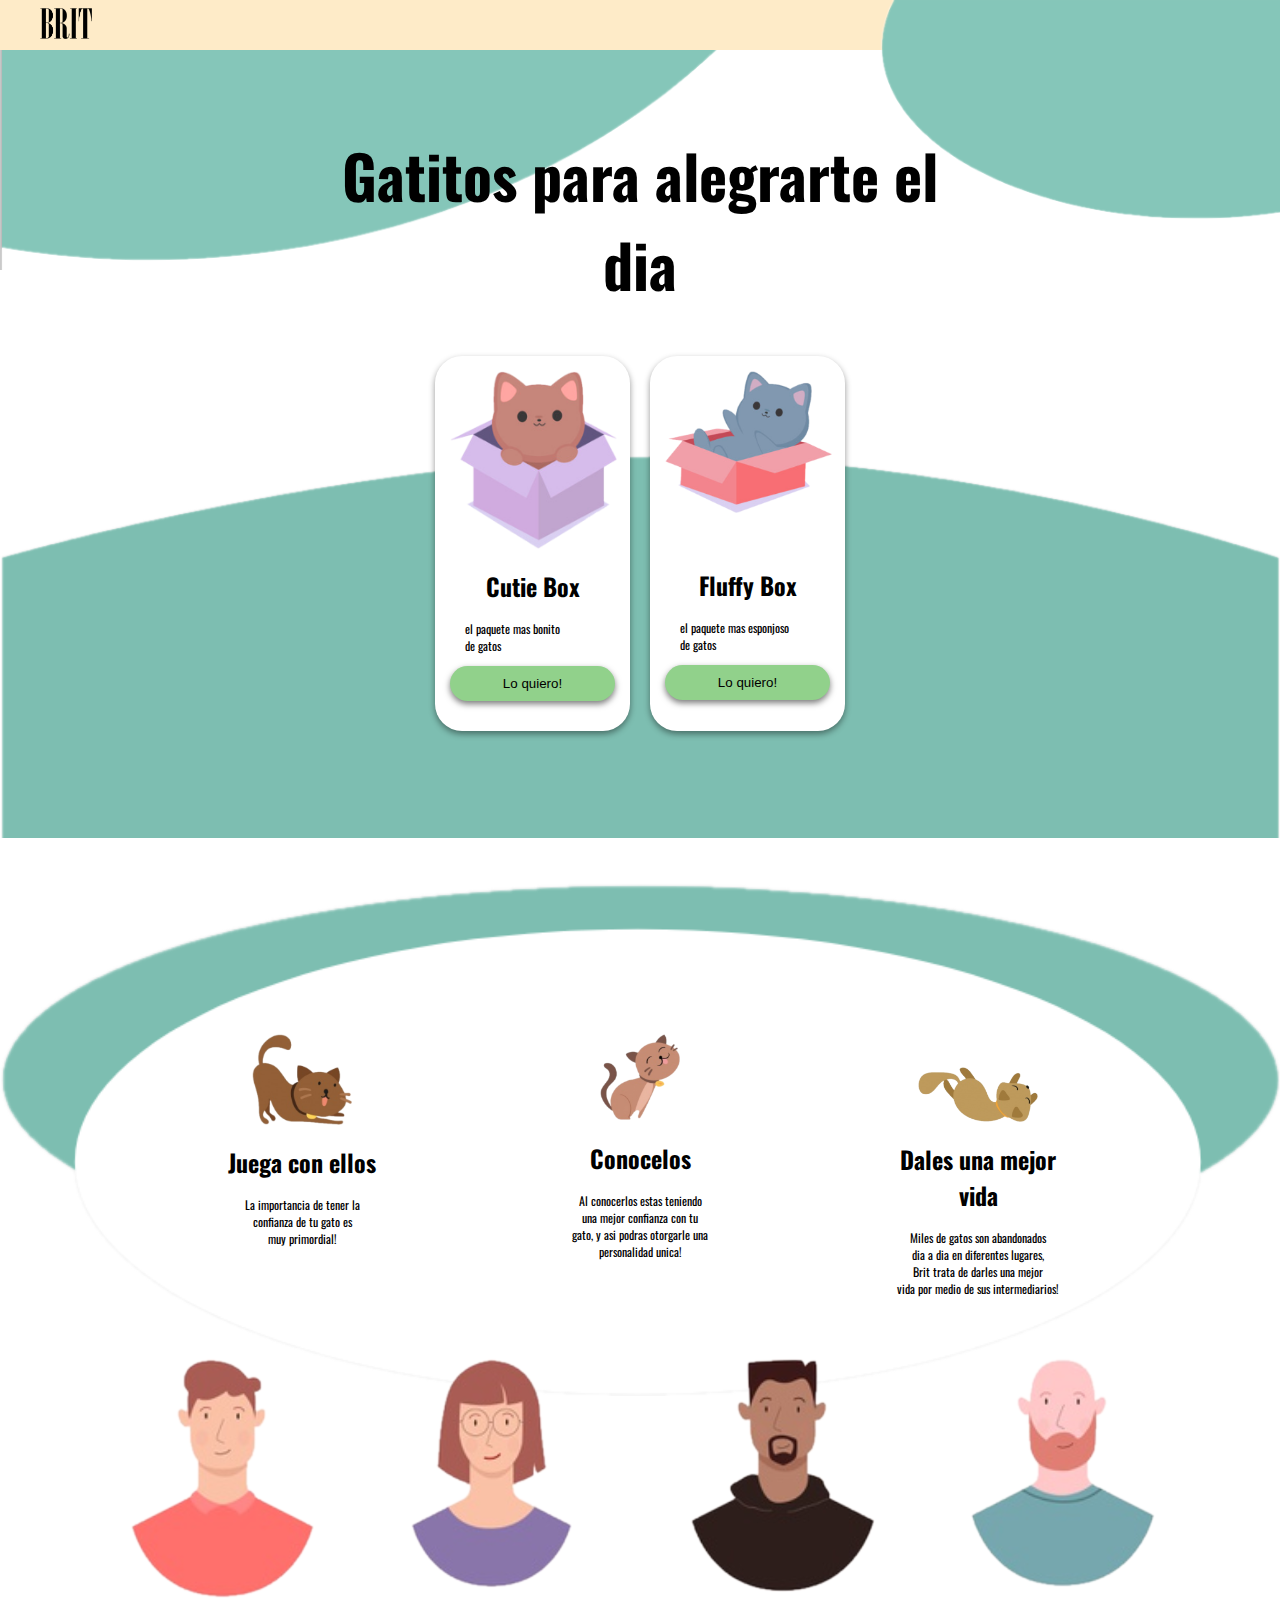
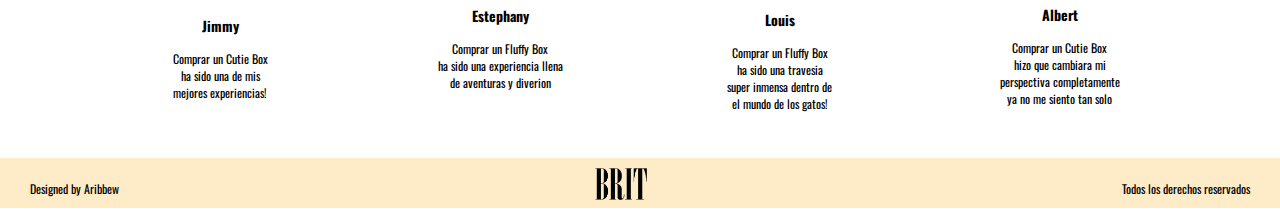
<file: index.html>
<!DOCTYPE html>
<html lang="es">
<head>
	<meta charset="utf-8">
	<meta http-equiv="X-UA-Compatible" content="IE=edge">
	<title>BRIT</title>
	<link rel="icon" href="images/Logo1.2.ico">
	<link rel="stylesheet" href="css/estilos.css">
	<link rel="stylesheet" href="css/mobile.css">
	<link rel="stylesheet" href="css/animation.css">
	<link href="https://fonts.googleapis.com/css2?family=Arimo&display=swap" rel="stylesheet">
	<link href="https://fonts.googleapis.com/css2?family=Oswald:wght@300&display=swap" rel="stylesheet">
</head>
<body>

	<!-- HERE START NAV BAR BACKGROUND IMAGE-->
	
	<section class="nav_section">
		<div class="background_nav">
			<div class="background_images"></div>
			<div class="background_images_2"></div>
		</div>
	</section>

	<!-- HERE ENDS NAV BAR BACKGROUND IMAGE-->

	<!-- HERE START NAV BAR -->

			<nav class="fadeInDown">
				<div class="Logo" alt="este es el logo del nav">
					<img src="images/Logo1.2.png" alt="Logo de imagen del nav bar" width="52px">
				</div>
				<div class="nav_options">
				<ul>
					<li>
						<a href="Link pages/faqs.html" title="">Faqs</a>
					</li>
					<li>
						<a href="Link pages/products_description.html" title="">Productos/Descripcion</a>
					</li>
				</ul>
				</div>
			</nav>	
	
	<!--HERE ENDS NAV BAR-->

	<!-- HERE START MAIN SECTION -->
	
	<section>
			<div class="main_section fadeIn">
				<h1>Gatitos para alegrarte el <br>dia</h1>
			</div>
			<div class="products">
				<div class="product fadeInUp">
					<div class="product_content">
						<div class="img_content">
							<a href="Link pages/sales.html"><img src="images/gatito 1.png" alt="" width="167px"></a>
						</div>
						<h1>Cutie Box</h1>
						<p>el paquete mas bonito <br>de gatos</p>
						<a href="Link pages/sales.html"><button title="" class="main_button"> Lo quiero! </button></a>
					</div>
				</div>
				<div class="product fadeInUp">
					<div class="product_content">
						<div class="img_content">
							<a href="Link pages/sales2.html"><img src="images/gatito2.2.png" alt="" width="167px"></a>
						</div>
						<h1 class="h1fluffy">Fluffy Box</h1>
						<p>el paquete mas esponjoso <br>de gatos</p>
						<a href="Link pages/sales2.html"><button title="" class="main_button"> Lo quiero! </button></a>
					</div>
				</div>
			</div>
	</section>

	<!-- HERE ENDS MAIN SECTION -->

		<!-- HERE START MIDDLE -->
		
	<section class="middle_section">

					<!-- Contents 1 -->
					
		<div class="middle">
			<div class="middle_info">
				<div class="middle_info_content">
					<div class="middle_info_img">
						<img src="images/gatitofor3.png" alt="" width="100px">
					</div>
					<h1>Juega con ellos</h1>
					<p>La importancia de tener la <br>confianza de tu gato es <br>muy primordial!</p>
				</div>
			</div>
					<!-- Contents 2 -->

			<div class="middle_info">
				<div class="middle_info_content">
					<div class="middle_info_img">
						<img src="images/gatitofor1.png" alt="" width="80px">
					</div>
					<h1>Conocelos</h1>
					<p>Al conocerlos estas teniendo <br>una mejor confianza con tu  <br>gato, y asi podras otorgarle una <br>personalidad unica!</p>
				</div>
			</div>
					<!-- Contents 3 -->

			<div class="middle_info">
				<div class="middle_info_content">
					<div class="middle_info_img_marg">
						<img src="images/gatitppp.png" alt="" width="120px">
					</div>
					<h1>Dales una mejor vida</h1>
					<p>Miles de gatos son abandonados <br> dia a dia en diferentes lugares, <br>Brit trata de darles una mejor  <br>vida por medio de sus intermediarios!</p>
				</div>
			</div>
		</div>
	</section>

		<!-- HERE ENDS MIDDLE -->

		<!-- HERE START COMMENTS -->
			
	<section class="comments_section">

				<!-- Comment 1 -->
				
			<div class="comments">
				<div class="comment_main">
					<div class="comment_main_content">
						<div class="comment_main_image">
							<img src="images/avatar 1.png" alt="Brown Hair">
						</div>
						<h3>Jimmy</h3>
						<p>Comprar un Cutie Box <br>ha sido una de mis <br>mejores experiencias!</p>
					</div>
				</div>

				<!-- Comment 2 -->
				
				<div class="comment_main">
					<div class="comment_main_content">
						<div class="comment_main_image">
							<img src="images/avatar 2.png" alt="Woman">
						</div>
						<h3>Estephany</h3>
						<p>Comprar un Fluffy Box <br>ha sido una experiencia llena <br>de aventuras y diverion</p>
					</div>
				</div>

				<!-- Comment 3 -->
				
				<div class="comment_main">
					<div class="comment_main_content">
						<div class="comment_main_image">
							<img src="images/avatar 3.png" alt="Black guy">
						</div>
						<h3>Louis</h3>
						<p>Comprar un Fluffy Box <br>ha sido una travesia <br> super inmensa dentro de <br> el mundo de los gatos!</p>
					</div>
				</div>

				<!-- Comment 4 -->
				
				<div class="comment_main">
					<div class="comment_main_content">
						<div class="comment_main_image">
							<img src="images/avatar 4.png" alt="Bold guy">
						</div>
						<h3>Albert</h3>
						<p>Comprar un Cutie Box <br>hizo que cambiara mi <br>perspectiva completamente <br>ya no me siento tan solo</p>
					</div>
				</div>
			</div>
	</section>

		<!-- HERE ENDS COMMENTS -->

		<!-- HERE START FOOTER -->

	<section class="footer_section">
	<footer>
		<div class="footer"> 			
			<div class="footer_info">
			<p>Designed by Aribbew</p>	
			</div>
			<div class="footer_logo">
				<img src="images/Logo1.2.png" alt="Principal logo of the page" width="52px">
			</div>
			<div class="footer_info_2">
			<p>Todos los derechos reservados</p>
			</div>
		</div>
	</footer>
	</section>

		<!-- HERE ENDS FOOTER -->

	<!--<script src="scripts/script.js" type="text/javascript" charset="utf-8" async defer></script>-->
</body>
</html>
</file>
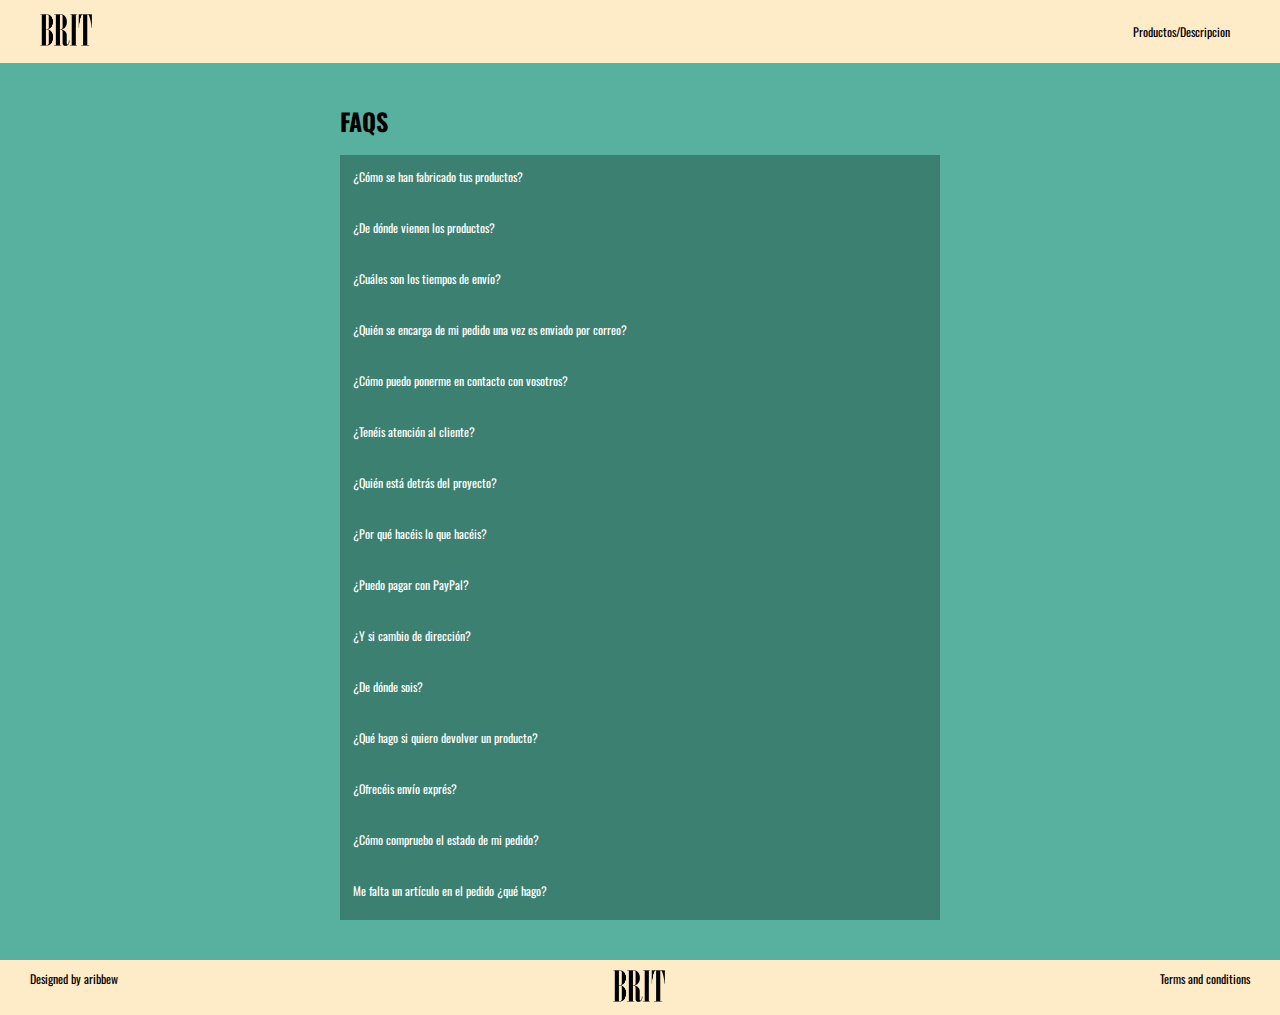
<file: Link pages/faqs.html>
<!DOCTYPE html>
<html>
<head>
	<meta charset="utf-8">
	<meta http-equiv="X-UA-Compatible" content="IE=edge">
	<title>Faqs</title>
	<link rel="icon" href="../images/Logo1.2.ico">
	<link rel="stylesheet" href="../css/faqs.css">
	<link rel="stylesheet" href="../css/animation.css">
	<link href="https://fonts.googleapis.com/css2?family=Arimo&display=swap" rel="stylesheet">
	<link href="https://fonts.googleapis.com/css2?family=Oswald:wght@300&display=swap" rel="stylesheet">
</head>
<body>

		<!-- NAV SECTION -->

<section class="nav_section"></section>

	<nav>
		<div class="Logo" alt="este es el logo del nav">
			<a href="../index.html" title=""><img src="../images/Logo1.2.png" alt="Logo de imagen del nav bar" width="52px"></a>
		</div>
		<div class="nav_options">
		<ul>
			<li>
				<a href="../Link pages/products_description.html" title="">Productos/Descripcion</a>
			</li>
		</ul>
		</div>
	</nav>

		<!-- NAV SECTION ENDS -->

		<!-- MAIN SECTION STARTS -->
			<section class="subsections">
				
				<div>
					<h1>FAQS</h1>
				</div>
			<div>
				<div class="subsection">
					<div class="tittle">
						<p class="tittlet">¿Cómo se han fabricado tus productos?</p>
					</div>
					<div class="info">
						<p class="infot"> En BRIT los productos que ponemos a la venta son de empresas, por ende tomamos cosas de diferentes empresas y startups bajo nuestro standard y el standard del mercado, sobre los productos de cuidado y disfrute animal.</p>
					</div>
				</div>
				<div class="subsection">
					<div class="tittle">
						<p class="tittlet">¿De dónde vienen los productos?</p>
					</div>
					<div class="info">
						<p class="infot"> Tenemos patrocionio con varias empresas/startups que nos suplen de los productos, en los terminos y servicios (en el apartado de productos) pueden encontrar los nombres de las empresas!</p>
					</div>
				</div>
				<div class="subsection">
					<div class="tittle">
						<p class="tittlet">¿Cuáles son los tiempos de envío?</p>
					</div>
					<div class="info">
						<p class="infot"> depende del sitio de donde vivas y del sistema de envio de paquetes que decidas tomar en cuenta para tu envio!</p>
					</div>
				</div>
				<div class="subsection">
					<div class="tittle">
						<p class="tittlet">¿Quién se encarga de mi pedido una vez es enviado por correo?</p>
					</div>
					<div class="info">
						<p class="infot"> dependiendo del servicio de envio que decidas tomar ese courrier se va a hacer cargo! nosotros nos encargamos de llevarlo y depositarlo por ti.</p>
					</div>
				</div>
				<div class="subsection">
					<div class="tittle">
						<p class="tittlet">¿Cómo puedo ponerme en contacto con vosotros?</p>
					</div>
					<div class="info">
						<p class="infot"> Debajo de toda la pagina esta la seccion de contacto, en la cual puedes escribirnos al mail de la empresa!</p>
					</div>
				</div>
				<div class="subsection">
					<div class="tittle">
						<p class="tittlet">¿Tenéis atención al cliente?</p>
					</div>
					<div class="info">
						<p class="infot"> Debajo de la pagina esta nuestro mail, ahi puedes hacer cualquier reclamo o hasta consejos para mejorar nuestro servicios o si tienes alguna pregunta ahi nos podemos contactar!</p>
					</div>
				</div>
				<div class="subsection">
					<div class="tittle">
						<p class="tittlet">¿Quién está detrás del proyecto?</p>
					</div>
					<div class="info">
						<p class="infot"> Detras de este proyecto esta industrias BRIT un conglomerado de personas lo cual buscamos empresas y negocios dependientes del gusto popular. </p>
					</div>
				</div>
				<div class="subsection">
					<div class="tittle">
						<p class="tittlet">¿Por qué hacéis lo que hacéis?</p>
					</div>
					<div class="info">
						<p class="infot"> Tomando en cuenta que muchos de los gatos en el mundo no tienen con quien quedarse, quisimos buscar una forma divertida y amigable para poder resolver ese problema basico pero no menos importante!</p>
					</div>
				</div>
				<div class="subsection">
					<div class="tittle">
						<p class="tittlet">¿Puedo pagar con PayPal?</p>
					</div>
					<div class="info">
						<p class="infot"> Paypal es el principal pago de esta pagina web!</p>
					</div>
				</div>
				<div class="subsection">
					<div class="tittle">
						<p class="tittlet">¿Y si cambio de dirección?</p>
					</div>
					<div class="info">
						<p class="infot"> Tendrias que indicarlo a tu courrier o pasar a buscarlo a tu courrier seleccionado mas cercano! </p>
					</div>
				</div>
				<div class="subsection">
					<div class="tittle">
						<p class="tittlet">¿De dónde sois?</p>
					</div>
					<div class="info">
						<p class="infot"> Industrias BRIT es una industria de comercio Dominicana.</p>
					</div>
				</div>
				<div class="subsection">
					<div class="tittle">
						<p class="tittlet">¿Qué hago si quiero devolver un producto?</p>
					</div>
					<div class="info">
						<p class="infot"> Si quieres alguna devolucion solo tienes que escribirnos al correo, en caso de que no hayas roto nada del paquete, o si no has recibido todo lo que se especifica al comprar el porducto.</p>
					</div>
				</div>
				<div class="subsection">
					<div class="tittle">
						<p class="tittlet">¿Ofrecéis envío exprés?</p>
					</div>
					<div class="info">
						<p class="infot"> Dependiendo del sitio en donde vivas, hasta ahora solo en Republica Dominicana y en Puerto Rico hay envio express </p>
					</div>
				</div>
				<div class="subsection">
					<div class="tittle">
						<p class="tittlet">¿Cómo compruebo el estado de mi pedido?</p>
					</div>
					<div class="info">
						<p class="infot"> Del estado de tu pedido se encarga el apartado de compra y venta dentro de nuestras industrias BRIT que busca los productos con fecha de expiracion mas larga para la venta de los mismos. </p>
					</div>
				</div>
				<div class="subsection">
					<div class="tittle">
						<p class="tittlet">Me falta un artículo en el pedido ¿qué hago?</p>
					</div>
					<div class="info">
						<p class="infot"> Siempre puedes escribirnos al correo de la empresa para darte una devolucion o enviarte otro pedido! </p>
					</div>
				</div>
			</div>

			</section>

		<!-- MAIN SECTION ENDS -->

			<!-- FOOTER START -->

	<section class="footer_section">

		<footer>
			<div class="footer">
				<div class="footer_text">
					<a>Designed by aribbew</a>
				</div>

				<div class="footer_image">
					<a href="../index.html" title=""><img src="../images/Logo1.2.png" alt="Logo de imagen del nav bar" width="52px"></a>
				</div>

				<div class="footer_text_2">
					<a>Terms and conditions</a>
				</div>
			</div>
		</footer>
	</section>

		<!-- FOOTER START -->		

</body>
</html>
</file>
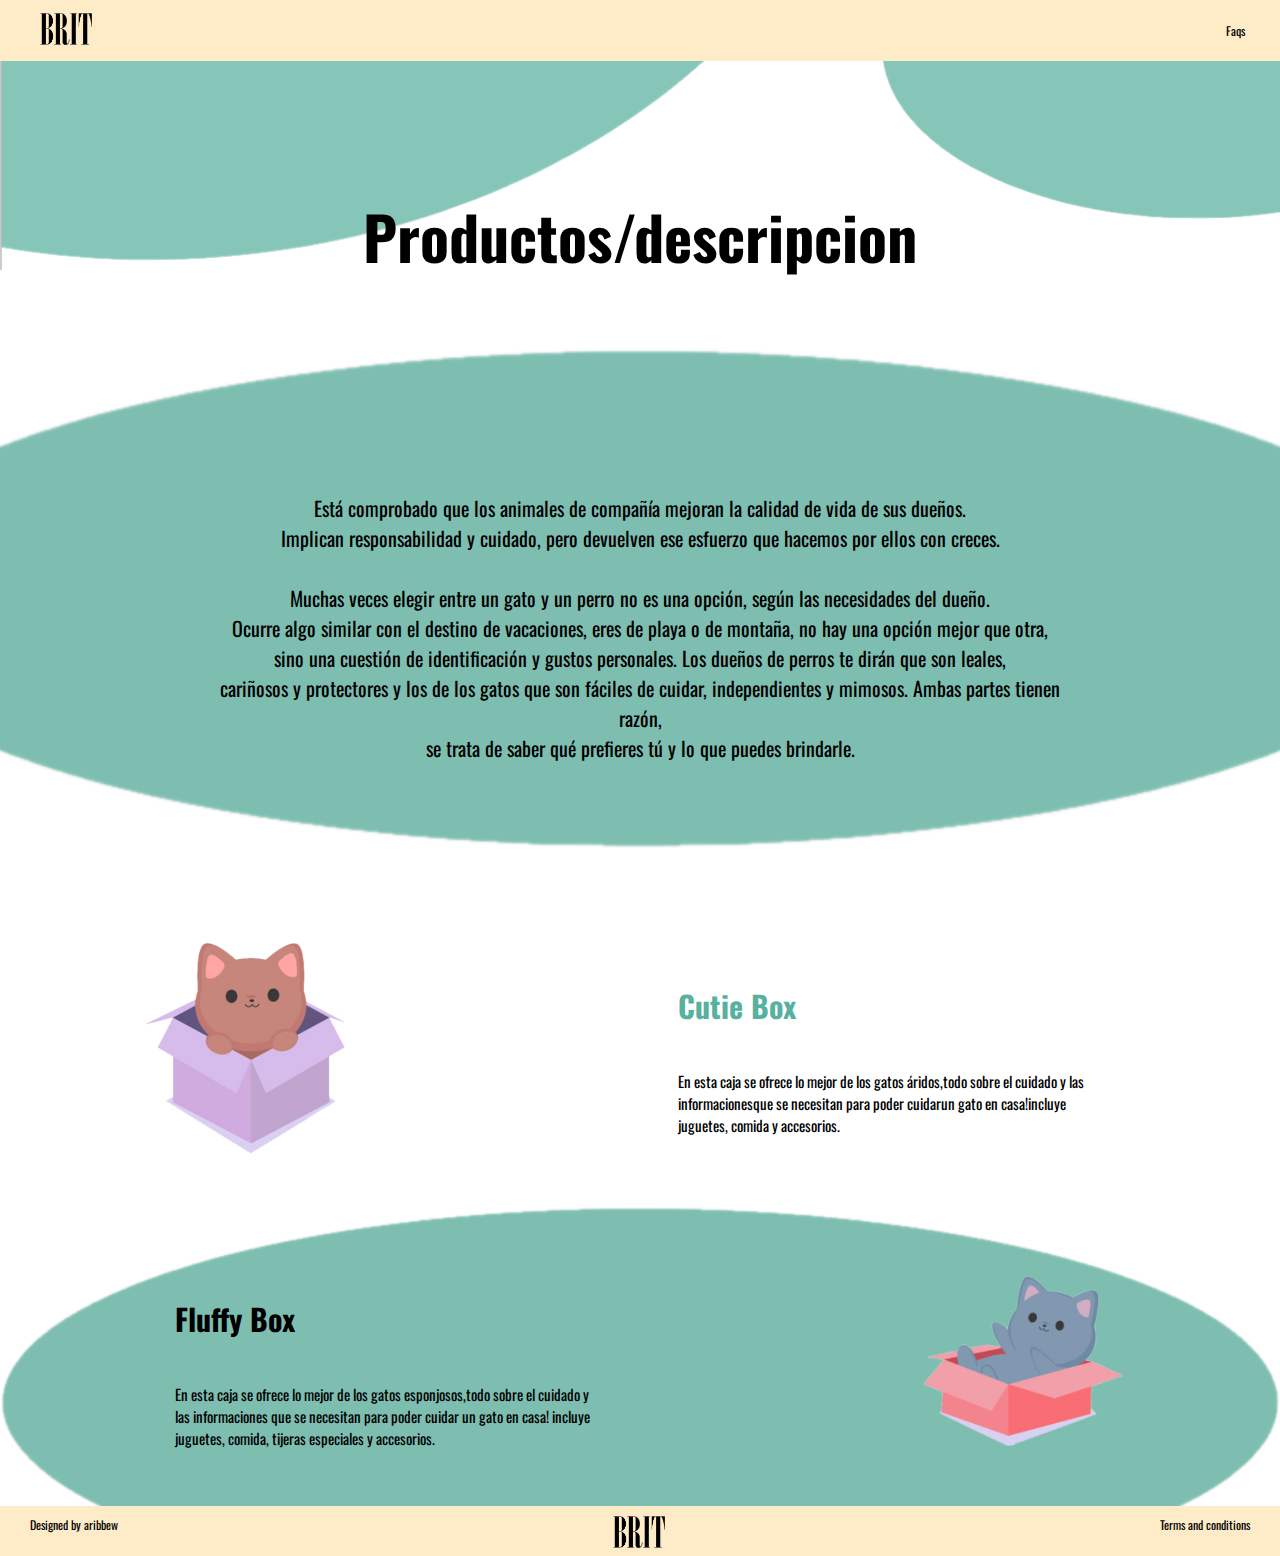
<file: Link pages/products_description.html>
<!DOCTYPE html>
<html>
<head>
	<meta charset="utf-8">
	<meta http-equiv="X-UA-Compatible" content="IE=edge">
	<title>Productos/Descripcion</title>
	<link rel="icon" href="../images/Logo1.2.ico">
	<link rel="stylesheet" href="../css/products.css">
	<link rel="stylesheet" href="../css/grid.css">
	<link href="https://fonts.googleapis.com/css2?family=Arimo&display=swap" rel="stylesheet">
	<link href="https://fonts.googleapis.com/css2?family=Oswald:wght@300&display=swap" rel="stylesheet">
</head>
<body>

		<!-- NAV SECTION BACKGROUND -->
		
	<section class="nav_section">
		<div class="background_nav">
			<div class="background_images"></div>
			<div class="background_images_2"></div>
		</div>
	</section>

		<!-- NAV SECTION BACKGROUND ENDS -->

		<!-- NAV SECTION -->

	<nav>
		<div class="Logo" alt="este es el logo del nav">
			<a href="../index.html" title=""><img src="../images/Logo1.2.png" alt="Logo de imagen del nav bar" width="52px"></a>
		</div>
		<div class="nav_options">
		<ul>
			<li>
				<a href="../Link pages/faqs.html" title="">Faqs</a>
			</li>
		</ul>
		</div>
	</nav>

		<!-- NAV SECTION ENDS -->

		<!-- MAIN SECTION START -->
		
		<section>
			<div class="main_section"> 
				<h1>Productos/descripcion</h1>
			</div>
		</section>

		<!-- MAIN SECTION ENDS -->

		<!-- MIDDLE COMMENT START -->
		

		<section class="middle_circle_background">
		<div class="middle_circle_control">
			<div class="middle_circle_info">
				<p>Está comprobado que los animales de compañía mejoran la calidad de vida de sus dueños. <br>
				 Implican responsabilidad y cuidado, pero devuelven ese esfuerzo que hacemos por ellos con creces. <br> <br>
				  Muchas veces elegir entre un gato y un perro no es una opción, según las necesidades del dueño. <br> 
				  Ocurre algo similar con el destino de vacaciones, eres de playa o de montaña, no hay una opción mejor que otra, <br>
				   sino una cuestión de identificación y gustos personales. Los dueños de perros te dirán que son leales, <br>
				   cariñosos y protectores y los de los gatos que son fáciles de cuidar, independientes y mimosos. Ambas partes tienen razón, <br>
				   se trata de saber qué prefieres tú y lo que puedes brindarle.</p>
			</div>
		</div>
		</section>
			
		<!-- MIDDLE COMMENT ENDS -->

		
		<!-- MAIN SECTION START -->

		<section class="columnas">
			<div class="row"> 
			<div class="col-8">
				<a href="sales.html"><img src="../images/gatito 1.png" width="200px"></a>
			</div>
			<div class="col-4">
				<h1>Cutie Box <br></h1>
				<br>
				En esta caja se ofrece lo  mejor de los gatos áridos,todo sobre el cuidado y las informacionesque se necesitan para poder cuidarun gato en casa!incluye juguetes, comida y accesorios.
			</div>
			</div>
		</section>
		
		<section class="columna_footer">
			<div class="row"> 
			
			<div class="col-4">
				<h1 class="black_one">Fluffy Box <br></h1>
				<br>
				En esta caja se ofrece lo mejor de los gatos esponjosos,todo sobre el cuidado y las informaciones que se necesitan para poder cuidar un gato en casa! incluye juguetes, comida, tijeras especiales y accesorios.
			</div>
			<div class="col-8">
				<a href="sales2.html"><img src="../images/gatito2.2.png" width="200px"></a>
			</div>
			</div>
		</section>

		<!-- MAIN SECTION END -->

		<!-- FOOTER START -->

	<section class="footer_section">
			
		<footer>
			<div class="footer">
				<div class="footer_text">
					<a>Designed by aribbew</a>
				</div>

				<div class="footer_image">
					<a href="../index.html" title=""><img src="../images/Logo1.2.png" alt="Logo de imagen del nav bar" width="52px"></a>
				</div>

				<div class="footer_text_2">
					<a>Terms and conditions</a>
				</div>
			</div>
		</footer>
	</section>

		<!-- FOOTER START -->		

</body>
</html>
</file>
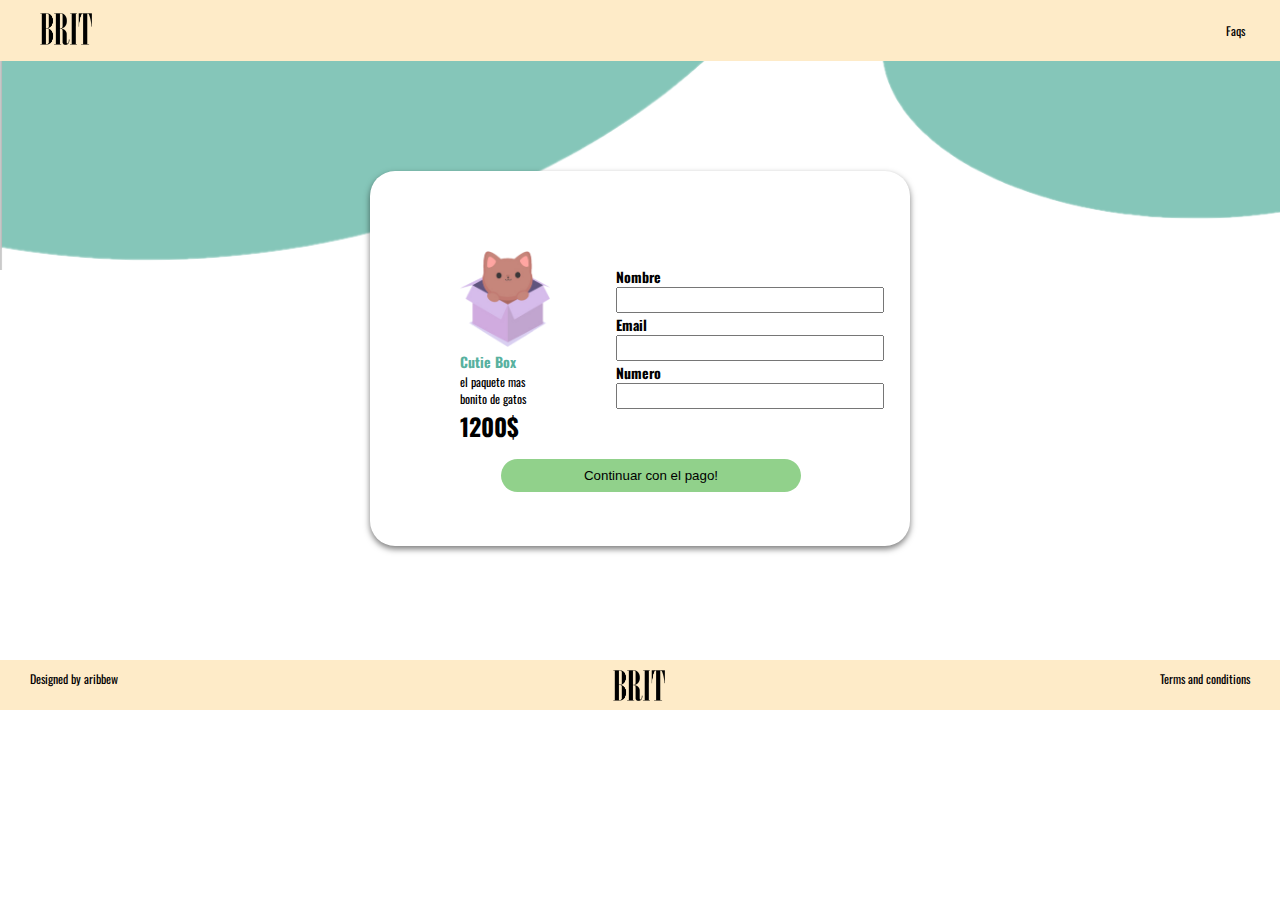
<file: Link pages/sales.html>
<!DOCTYPE html>
<html>
<head>
	<meta charset="utf-8">
	<meta http-equiv="X-UA-Compatible" content="IE=edge">
	<title>Venta</title>
	<link rel="icon" href="../images/Logo1.2.ico">
	<link rel="stylesheet" href="../css/grid.css">
	<link rel="stylesheet" href="../css/sales.css">
	<link href="https://fonts.googleapis.com/css2?family=Arimo&display=swap" rel="stylesheet">
	<link href="https://fonts.googleapis.com/css2?family=Oswald:wght@300&display=swap" rel="stylesheet">
</head>
<body>

		<!-- NAV SECTION BACKGROUND -->
		
	<section class="nav_section">
		<div class="background_nav">
			<div class="background_images"></div>
			<div class="background_images_2"></div>
		</div>
	</section>

		<!-- NAV SECTION BACKGROUND ENDS -->

		<!-- NAV SECTION -->

	<nav>
		<div class="Logo" alt="este es el logo del nav">
			<a href="../index.html" title=""><img src="../images/Logo1.2.png" alt="Logo de imagen del nav bar" width="52px"></a>
		</div>
		<div class="nav_options">
		<ul>
			<li>
				<a href="../Link pages/faqs.html" title="">Faqs</a>
			</li>
		</ul>
		</div>
	</nav>

		<!-- NAV SECTION ENDS -->

		<!-- SALE FORM START-->
	
	<section>
		<div class="container">
		<div class="col-9">
			<a href="products_description.html"><img src="../images/gatito 1.png" alt="" width="90px"></a>
			<h3>Cutie Box</h3>

			<p>el paquete mas bonito de gatos</p>

			<h1>1200$</h1>
		</div>
		<div class="col-5">
			<div class="modulo_de_pago">
				<form action="https://www.paypal.com/cgi-bin/webscr?cmd=_s-xclick&hosted_button_id=U2M67GX7UFPJ2" method="post">
					<label for="name"><h3>Nombre</h3></label>
					<input type="text" name="name">
				
			
					<label for="mail"><h3>Email</h3></label>
					<input type="text" name="mail">
		
				
					<label for="phone"><h3>Numero</h3></label>
					<input type="text" name="phone">
			
				
				<button type="submit">Continuar con el pago!</button>
			</form>
			</div>
		</div>
		</div>
	</section>

		<!-- SALE FORM END -->

		<!-- FOOTER START -->

	<section class="footer_section">
		<footer>
			<div class="footer">
				<div class="footer_text">
					<a>Designed by aribbew</a>
				</div>

				<div class="footer_image">
					<a href="../index.html" title=""><img src="../images/Logo1.2.png" alt="Logo de imagen del nav bar" width="52px"></a>
				</div>

				<div class="footer_text_2">
					<a>Terms and conditions</a>
				</div>
			</div>
		</footer>
	</section>

		<!-- FOOTER START -->		

</body>
</html>
</file>
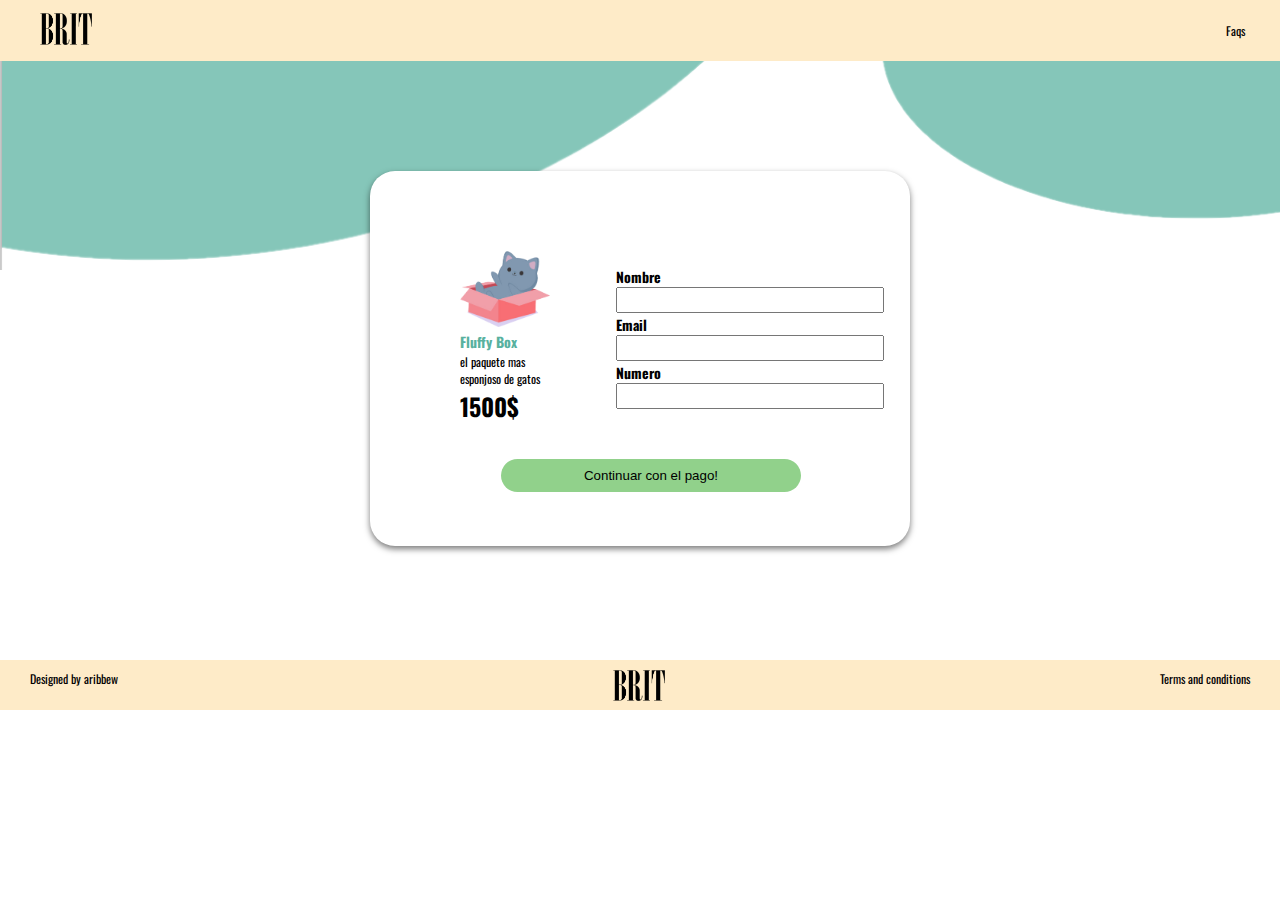
<file: Link pages/sales2.html>
<!DOCTYPE html>
<html>
<head>
	<meta charset="utf-8">
	<meta http-equiv="X-UA-Compatible" content="IE=edge">
	<title>Venta</title>
	<link rel="icon" href="../images/Logo1.2.ico">
	<link rel="stylesheet" href="../css/grid.css">
	<link rel="stylesheet" href="../css/sales.css">
	<link href="https://fonts.googleapis.com/css2?family=Arimo&display=swap" rel="stylesheet">
	<link href="https://fonts.googleapis.com/css2?family=Oswald:wght@300&display=swap" rel="stylesheet">
</head>
<body>

		<!-- NAV SECTION BACKGROUND -->
		
	<section class="nav_section">
		<div class="background_nav">
			<div class="background_images"></div>
			<div class="background_images_2"></div>
		</div>
	</section>

		<!-- NAV SECTION BACKGROUND ENDS -->

		<!-- NAV SECTION -->

	<nav>
		<div class="Logo" alt="este es el logo del nav">
			<a href="../index.html" title=""><img src="../images/Logo1.2.png" alt="Logo de imagen del nav bar" width="52px"></a>
		</div>
		<div class="nav_options">
		<ul>
			<li>
				<a href="../Link pages/faqs.html" title="">Faqs</a>
			</li>
		</ul>
		</div>
	</nav>

		<!-- NAV SECTION ENDS -->

		<!-- SALE FORM START-->
	
	<section>
		
		<div class="container">
		<div class="col-9">
			<a href="products_description.html"><img src="../images/gatito2.2.png" alt="" width="90px"></a>
			<h3>Fluffy Box</h3>

			<p>el paquete mas esponjoso de gatos</p>

			<h1>1500$</h1>
		</div>
		<div class="col-5">
			<div class="modulo_de_pago">
				<form action="https://www.paypal.com/cgi-bin/webscr?cmd=_s-xclick&hosted_button_id=C9WW542WDX3BQ" method="post">

					<label for="Name"><h3>Nombre</h3></label>
					<input type="text" name="name">
				
				
					<label for="Email"><h3>Email</h3></label>
					<input type="text" name="mail">
				
					<label for="Numero"><h3>Numero</h3></label>
					<input type="text" name="phone">
				

				<button type="submit">Continuar con el pago!</button>
				</form>
			</div>
		</div>
		</div>
		
	</section>

		<!-- SALE FORM END -->

		<!-- FOOTER START -->
		
	<section class="footer_section">
			
		<footer>

			<div class="footer">

				<div class="footer_text">
					<a>Designed by aribbew</a>
				</div>

				<div class="footer_image">
					<a href="../index.html" title=""><img src="../images/Logo1.2.png" alt="Logo de imagen del nav bar" width="52px"></a>
				</div>

				<div class="footer_text_2">
					<a>Terms and conditions</a>
				</div>
			</div>

		</footer>

	</section>

		<!-- FOOTER START -->		

</body>
</html>
</file>
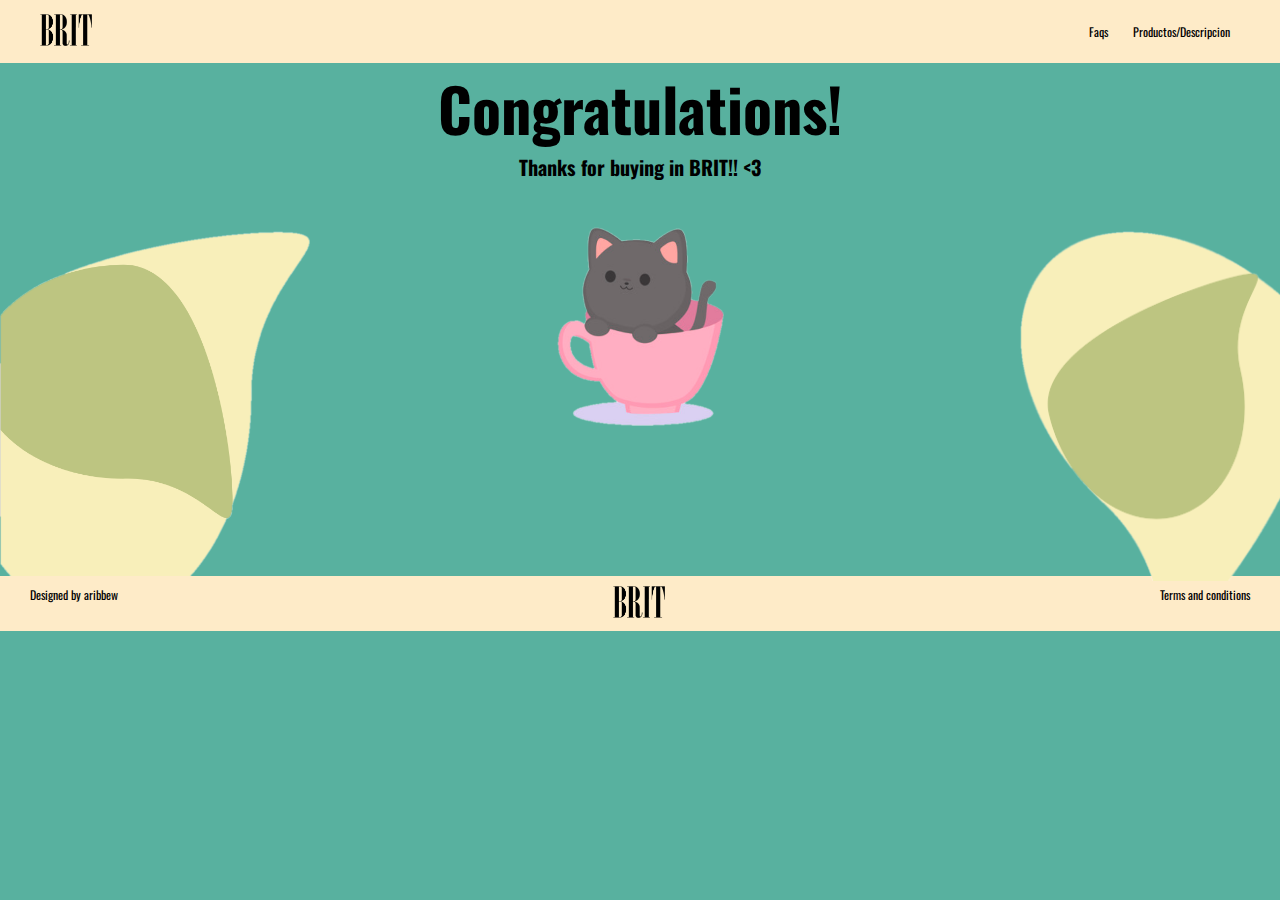
<file: Link pages/success.html>
<!DOCTYPE html>
<html>
<head>
	<meta charset="utf-8">
	<meta http-equiv="X-UA-Compatible" content="IE=edge">
	<title>Success!</title>
	<link rel="icon" href="../images/Logo1.2.ico">
	<link rel="stylesheet" href="../css/grid.css">
	<link rel="stylesheet" href="../css/successnerror.css">
	<link href="https://fonts.googleapis.com/css2?family=Arimo&display=swap" rel="stylesheet">
	<link href="https://fonts.googleapis.com/css2?family=Oswald:wght@300&display=swap" rel="stylesheet">
</head>
<body>

		<!-- NAV SECTION -->
		
	<section class="nav_section"></section>

	<nav>
		<div class="Logo" alt="este es el logo del nav">
			<a href="../index.html" title=""><img src="../images/Logo1.2.png" alt="Logo de imagen del nav bar" width="52px"></a>
		</div>
		<div class="nav_options">
		<ul>
			<li>
				<a href="../Link pages/faqs.html" title="">Faqs</a>
			</li>
			<li>
				<a href="../Link pages/products_description.html" title="">Productos/Descripcion</a>
			</li>
		</ul>
		</div>
	</nav>

		<!-- NAV SECTION ENDS -->

	<section class="tittle_section">
		<div class="tittle">
			<h1>Congratulations!</h1>
			<h6>Thanks for buying in BRIT!! <3</h6>
		</div>
		<div class="image_tittle">

			<img src="../images/gatitos 3.2.png" width="167px">

		</div>
	</section>

		<!-- FOOTER BACKGROUND START -->

		<section class="footer_background_section">
		<div class="footer_background">
			<div  class="background_image"></div>
			<div class="background_image_2"></div>
		</div>
		</section>

		<!-- FOOTER BACKGROUND END -->

		<!-- FOOTER START -->

	<section class="footer_section">

		<footer>
			<div class="footer">
				<div class="footer_text">
					<a>Designed by aribbew</a>
				</div>

				<div class="footer_image">
					<a href="../index.html" title=""><img src="../images/Logo1.2.png" alt="Logo de imagen del nav bar" width="52px"></a>
				</div>

				<div class="footer_text_2">
					<a>Terms and conditions</a>
				</div>
			</div>
		</footer>
	</section>

		<!-- FOOTER START -->		

</body>
</html>
</file>
<file: css/estilos.css>
:root{
	--green-color: #9AE6B4;
	--cream-color: #FEEBC8;
	--white-color: white;
	--black-color: black;
	/*Espaciado*/
	--space: 10px;
	/* Tipografia */
	--normal: 12px;
	/* Box shadow */
	--boxb: 0px 3px 6px #0000006B;
	--boxB: 0px 3px 6px #00000085;
}

html body{
	padding: 0px; 
	margin: 0px;
	font-size: var(--normal);
	font-family: 'Oswald', sans-serif;
}

	/* NAV BACKGROUND IMAGE */
	
.nav_section{
	height: 500px
}
.background_nav{
	justify-content: space-between;
}
.background_images{
	background-image: url(../images/headerback.png);
	background-size: 762px;
	background-repeat: no-repeat;
	height: 300px;
} 
.background_images_2{
	background-image: url(../images/headerback2.png); 
	background-size: 400px;
	background-repeat: no-repeat;
	height: 300px;
	background-position-x: 100%;
    position: relative;
    top: -300px;
}

	/* NAV BACKGROUND IMAGE */

	/* HERE START NAV */

nav{
	display: flex;
	background-color: var(--cream-color);
	padding: var(--space);
	justify-content: space-between;
	align-items: center;
	height: 30px;
	margin-block-start: -500px;
}

.Logo img{
	padding-left: 30px;
}
nav,ul{
	display: flex;
}
nav,li{
	padding-right: 25px; 
	list-style: none;
}
nav li a{
	text-decoration: none;
	color: black;
}

nav li a:hover{
	color: #58B19F;
}
	
	/* HERE ENDS NAV */

	/* HERE START THE MAIN SECTION */
	
.main_section{
	margin-top: 80px;
	text-align: center;
	font-size: 30px;
	margin-bottom: -30px;
	position: sticky;
}

.products{
	background-image: url("../images/curve.png");
	height: 0px;
	background-size: cover;
	background-position: center top;
	padding: 15%;
	display: flex;
	justify-content: center;
	margin-top: 176px;
}
.product{
	padding: var(--space);
	margin-top: -300px;
}

.product .product_content{
	background-color: var(--white-color);
	padding: 15px;
	box-shadow: var(--boxb);
	border-radius: 27px;
    height: 345px;
    width: 165px;
}

.img_content{
	text-align: center;
}

.product_content h1{
	text-align: center;
}
.product_content .h1fluffy{
	margin-top: 51px;
}

.product_content p{
	padding-left: 15px;
}

.main_button{
	background-color: #91d18b;
	width: 100%;
	padding: var(--space);
	border: 0;
	cursor: pointer;
	box-shadow: var(--boxB);
	border-radius: 27px;
	opacity: 1;
}

.main_button:hover{
	background-color: #519872;
}

	/* HERE ENDS THE MAIN SECTION */

	/* HERE START THE MIDDLE SECTION */
	
.middle_section{
	padding: 30px 0px 30px 0px;
	height: 300px;
	width: 100%; 
}

.middle{
	background-image: url(../images/middlecircles.png);
	background-size: 100%;
	padding: 15%;
	background-repeat: no-repeat;
	height: 270px;
	display: flex;
	justify-content: space-between;
	margin-top: 15px;
}

.middle_info{
	height: 240px;
    width: 190px;
    padding: 15px;
    text-align: center;
	margin-top: -30px;
	position: relative;
	top: -26px;
}

.middle_info_img_marg{
	margin-top: 33px;
}

	/* HERE END THE MIDDLE SECTION */

	/* HERE START THE COMMENT SECTION */

.comments_section{
		height:300px;
		padding: 9%;
		margin-top: 30px;
}

.comments{
	display: flex;
	justify-content: space-between;
}

.comment_main_content{
	width: 180px;
	padding: 15px;
	height: 320px;
	text-align: center;
}

.comment_main_image{
	width: 100px;
}

	/* HERE END THE COMMENT SECTION */
	
	/* HERE START THE FOOTER */

.footer_section{
	background-color: var(--cream-color);
	height: 30px;
	padding: var(--space);
	align-items: center;
}

.footer{
	display: flex;
	justify-content: space-between;
}
.footer_logo{
	width: 52px;
}

.footer_info{
	padding-left: 20px;
}

.footer_info_2{
	padding-right: 20px;
}

	/* HERE ENDS THE FOOTER */
</file>
<file: css/mobile.css>
@media (max-width: 600px){
	
	.products{
		display: inherit;
		height: auto;
	}
	.product{
		margin-top: auto;
	}

	.product .product_content{
		height: 345px;
		width: 353px;
		text-align: center;
	}

	.main_section{
		padding: 4%;
		margin-bottom: 0px;
		margin-top: -30px;
	}
	
	.background_images{
		background-size: 358px;
	}
	.background_images_2{
		background-size: 220px;
	}

	.commments{
		display: inherit;
		justify-content: none;
	}
	.comment_main_content{
		height: 265px;
		padding: 4px;
		width: 100px;
	}

	.comment_main_image img{
		width: 110px;
	}

	.comment_main_image img {
		width: 105px;
	}

	.middle_info{
		width: 140px;
		padding: 3px;
		top: 0px;
		height: 220px;
	}
}
</file>
<file: css/animation.css>
.fadeIn{
	-webkit-animation-duration: 4s;
	animation-duration: 4s;
	-webkit-animation-fill-mode: both;
	animation-fill-mode: both;
	-webkit-animation-name: fadeIn;
	animation-name: fadeIn; 
}

@keyframes fadeIn {
	from{
		opacity: 0;
	}
	to {
		opacity: 1;
	}
}

 .fadeInDown{
 	-webkit-animation-duration: 1s;
	animation-duration: 1s;
	-webkit-animation-fill-mode: both;
	animation-fill-mode: both;
	-webkit-animation-name: fadeInDown;
	animation-name: fadeInDown; 
 }

 @keyframes fadeInDown {
	from{
		opacity: 0;
		-webkit-transform: translate3d(0,-100%,0);
		transform: translate3d(0,-100%,0);
	}
	to {
		opacity: 1;
		-webkit-transform: translate3d(0,0,0);
		transform: translate3d(0,0,0);
	}
}

.fadeInUp{
 	-webkit-animation-duration: 1s;
	animation-duration: 1s;
	-webkit-animation-fill-mode: both;
	animation-fill-mode: both;
	-webkit-animation-name: fadeInUp;
	animation-name: fadeInUp; 
 }

 @keyframes fadeInUp {
	from{
		opacity: 0;
		-webkit-transform: translate3d(0,100%,0);
		transform: translate3d(0,100%,0);
	}
	to {
		opacity: 1;
		-webkit-transform: translate3d(0,0,0);
		transform: translate3d(0,0,0);
	}
}
</file>
<file: css/faqs.css>
:root{
	--green-color: #9AE6B4;
	--cream-color: #FEEBC8;
	--white-color: white;
	--black-color: black;
	/*Espaciado*/
	--space: 10px;
	/* Tipografia */
	--normal: 12px;
	/* Box shadow */
	--boxb: 0px 3px 6px #0000006B;
	--boxB: 0px 3px 6px #00000085;
}

html body{
	padding: 0px; 
	margin: 0px;
	font-size: var(--normal);
	font-family: 'Oswald', sans-serif;
}

body{
	background-color: #58B19F;
}

	/*NAV START*/

.nav_section{
	height: 500px;
}

nav{
	display: flex;
	background-color: var(--cream-color);
	padding: var(--space);
	justify-content: space-between;
	align-items: center;
	height: 43px;
	margin-block-start: -500px;
}

.Logo img{
	padding-left: 30px;
}
nav,ul{
	display: flex;
}
nav,li{
	padding-right: 25px; 
	list-style: none;
}
nav li a{
	text-decoration: none;
	color: black;
}

nav li a:hover{
	color: #58B19F;
}

	/*NAV END*/

	/*MAIN SECTION START*/


.tittle{
    width: 600px;
    min-height: 50px;
    /* background: red; */
    overflow: hidden;
    border-bottom: 1px solid #3C8072;
}

.subsection {
    width: 600px;
    min-height: 50px;
    background: #3C8072;
}

.info{
    width: 600px;
    height: 0;
    background: #f5f5f5;
    overflow: hidden;
    -webkit-transition: height 0.5s;
    /* transition: height 0.2s; */
}

 p.infot {
    margin: 20px;
    text-align: left;
    color: black
}

.subsection:hover .info{
    height: 80px;
}

p.tittlet{
    margin: 13px;
    color: white;
}
.subsections{
	max-width: 1000px;
	margin: 40px auto;
	width: 600px;
	min-height: 50px;
	border-radius: 5px;
}


	/*BACKGROUND IMAGE END*/

	/*FOOTER START*/

.footer_section{
	background-color: var(--cream-color);
	padding: var(--space);
	align-items: center;
	height: 30px
	position: sticky;
}
.footer{
	display: flex;
	justify-content: space-between;
}
.footer_text{
	padding-left: 20px;
}
.footer_text_2{
	padding-right: 20px;
}

	/*FOOTER END*/
</file>
<file: css/products.css>
:root{
	--green-color: #9AE6B4;
	--cream-color: #FEEBC8;
	--white-color: white;
	--black-color: black;
	/*Espaciado*/
	--space: 10px;
	/* Tipografia */
	--normal: 12px;
	/* Box shadow */
	--boxb: 0px 3px 6px #0000006B;
	--boxB: 0px 3px 6px #00000085;
}

html body{
	padding: 0px; 
	margin: 0px;
	font-size: var(--normal);
	font-family: 'Oswald', sans-serif;
}
	
	/*NAV BACKGROUND START*/
	
.nav_section{
	height: 500px;
}
	
.background_nav{
	justify-content: space-between;
}
.background_images{
	background-image: url(../images/headerback.png);
	background-size: 762px;
	background-repeat: no-repeat;
	height: 300px;
}
.background_images_2{
	background-image: url(../images/headerback2.png);
	background-size: 400px;
	background-repeat: no-repeat;
	height: 300px;
	background-position-x:100%;
	position: relative;
	top:-300px;
}

	/*NAV BACKGROUND ENDS*/

	/*NAV START*/

nav  {
	background-color: var(--cream-color);
	display: flex;
	justify-content: space-between;
	align-items: center;
	padding: var(--space);
	margin-block-start: -500px;
	position: sticky;
}

.Logo img {
	padding-left: 30px;
}

nav li {
	padding-right: 25px;
	list-style: none;
}
nav li a{
	color: var(--black-color);
	text-decoration: none;
}

nav li a:hover{
	color: #58B19F;
}

	/*NAV END*/

	/*MAIN SECTION START*/

.main_section{
	text-align: center;
	font-size: 30px;
	margin-top: 130px;
	margin-bottom: -30px;
}

.middle_circle_background{
	background-image: url(../images/middle-product-circle.png);
	background-size: cover;
	background-repeat: no-repeat;
	background-position: center;
	height: 500px;
	margin-top: -132px;
	margin-bottom: 45px;
}

.middle_circle_info{
	padding: 0px 10px 10px 10px;
	text-align: center;
	width: auto;
	font-size: 20px;
	
}

.middle_circle_control{
	justify-content: center;
	margin: 200px;
	position: relative;
	bottom: -145px;
}

.row{
	align-items: center;
	justify-content: space-around;
}

.col-8{
	width: 212px;
	padding: 40px;
}

.col-4{
	padding: 70px;
	font-size: 15px;
}

.col-4 h1{
	color: #58B19F;
}

.col-4 .black_one{
	color: var(--black-color);
}

.columna_footer{
	background-image: url(../images/middle-product-circle.png);
	background-size: cover;
	background-repeat: no-repeat;
	background-position: center;
	height: 300px;
	background-position: top;
}

	/* MAIN SECTION END */

	/* FOOTER START */

.footer_section{
	background-color: var(--cream-color);
	padding: var(--space);
	align-items: center;
	height: 30px
}
.footer{
	display: flex;
	justify-content: space-between;
}
.footer_text{
	padding-left: 20px;
}
.footer_text_2{
	padding-right: 20px;
}

	/* FOOTER END */
</file>
<file: css/grid.css>
/* container > row > coumn */
.container{
	max-width: 900px;
	margin:auto;
}

.row{
display: flex;
}

.col-1{
	width: 8.3333333333%
}

.col-2{
	width: 16.6666666666%
}

.col-3{
	width: 24.9999999999%
}

.col-4{
	width: 33.3333333332%
}

.col-5{
	width: 41.6666666665%
}

.col-6{
	width: 49.9999999998%
}

.col-7{
	width: 58.3333333331%
}

.col-8{
	width: 212px;
}

.col-9{
	width: 74.9999999997%
}

.col-10{
	width: 83.333333333%
}

.col-11{
	width: 91.6666666663%
}

.col-12{
	width: 99.9999999996%
}
</file>
<file: css/sales.css>
:root{
	--green-color: #9AE6B4;
	--cream-color: #FEEBC8;
	--white-color: white;
	--black-color: black;
	/*Espaciado*/
	--space: 10px;
	/* Tipografia */
	--normal: 12px;
	/* Box shadow */
	--boxb: 0px 3px 6px #0000006B;
	--boxB: 0px 3px 6px #00000085;
}

html body{
	padding: 0px; 
	margin: 0px;
	font-size: var(--normal);
	font-family: 'Oswald', sans-serif;
}
	
	/*NAV BACKGROUND START*/
	
.nav_section{
	height: 500px;
}
	
.background_nav{
	justify-content: space-between;
}
.background_images{
	background-image: url(../images/headerback.png);
	background-size: 762px;
	background-repeat: no-repeat;
	height: 300px;
}
.background_images_2{
	background-image: url(../images/headerback2.png);
	background-size: 400px;
	background-repeat: no-repeat;
	height: 300px;
	background-position-x:100%;
	position: relative;
	top:-300px;
}

	/*NAV BACKGROUND ENDS*/

	/*NAV START*/

nav  {
	background-color: var(--cream-color);
	display: flex;
	justify-content: space-between;
	align-items: center;
	padding: var(--space);
	margin-block-start: -500px;
	position: sticky;
}

.Logo img {
	padding-left: 30px;
}

nav li {
	padding-right: 25px;
	list-style: none;
}
nav li a{
	color: var(--black-color);
	text-decoration: none;
}

nav li a:hover{
	color: #58B19F;
}

	/*NAV END*/

	/* PAY MODULE START */

.col-5{
	padding: 54px;
}

h3{
	margin-bottom: 0px;
	margin-top: 1px;
}

.col-9{
	margin-top: 30px;
	padding: 10px;
	padding-left: 0px;
}

.col-9 h3{
  color: #58B19F;
  margin-bottom: 0px;
}

.col-9 p{
	margin-bottom: 0px;
	margin-top: 1px;
}

.col-9 h1{
	margin-bottom: 0px;
	margin-top: 1px;
}

.container{
	display: flex;
	background-color: var(--white-color);
	box-shadow: var(--boxB);
	width: 360px;
	border-radius: 25px;
	margin-top: 110px;
	margin-bottom: 8.9%;
	padding: 90px;
	padding-top: 40px;
	padding-bottom: 50px; 
}

.modulo_de_pago input{
	height: 20px;
	width: 260px;
}

.modulo_de_pago button{
	justify-content: center;
	text-align: center;
	padding: 7px;
	border-radius: 20px;
	border-color: transparent;
	position: relative;
	top: 50px;
	width: 300px;
	right: 115px;
	background-color: #91d18b;
}

.modulo_de_pago button:hover{
	background-color: #519872;
}

.col-4 h1{
	color: #58B19F;
}

.col-4 .black_one{
	color: var(--black-color);
}

	/* PAY MODULE END */

	/* FOOTER START */

.footer_section{
	background-color: var(--cream-color);
	padding: var(--space);
	align-items: center;
	height: 30px
}
.footer{
	display: flex;
	justify-content: space-between;
}
.footer_text{
	padding-left: 20px;
}
.footer_text_2{
	padding-right: 20px;
}

	/* FOOTER END */
</file>
<file: css/successnerror.css>
:root{
	--green-color: #9AE6B4;
	--cream-color: #FEEBC8;
	--white-color: white;
	--black-color: black;
	/*Espaciado*/
	--space: 10px;
	/* Tipografia */
	--normal: 12px;
	/* Box shadow */
	--boxb: 0px 3px 6px #0000006B;
	--boxB: 0px 3px 6px #00000085;
}

html body{
	padding: 0px; 
	margin: 0px;
	font-size: var(--normal);
	font-family: 'Oswald', sans-serif;
}

body{
	background-color: #58B19F;
}

	/*NAV START*/

.nav_section{
	height: 500px;
}

nav{
	display: flex;
	background-color: var(--cream-color);
	padding: var(--space);
	justify-content: space-between;
	align-items: center;
	height: 43px;
	margin-block-start: -500px;
}

.Logo img{
	padding-left: 30px;
}
nav,ul{
	display: flex;
}
nav,li{
	padding-right: 25px; 
	list-style: none;
}
nav li a{
	text-decoration: none;
	color: black;
}

nav li a:hover{
	color: #58B19F;
}

	/*NAV END*/

	/*MAIN SECTION START*/

.image_tittle{
	text-align: center;
}

.tittle_error{
	text-align: center;
	font-size: 30px;
}

.tittle_error h1{
	margin-top: 0;
	margin-bottom: 0;
}

.tittle_error h6{
	margin-top: 0;
	margin-bottom: 45px;
}

.tittle{
	text-align: center;
	font-size: 30px;
}

.tittle h1{
	margin-top: 0;
	margin-bottom: 0;
}

.tittle h6{
	margin-top: 0;
	margin-bottom: 45px;
}

	/*MAIN SECTION END*/

	/*BACKGROUND IMAGE START*/

.footer_background_section{
	height: 345px;
	margin-top: -198px;
}

.footer_background{
	height: 0;
}

.background_image{
	background-image: url(../images/footerbackground.png);
	background-size: 310px;
	background-repeat: no-repeat;
	height: 400px;
}

.background_image_2{
	background-image: url(../images/footerbackground2.png);
	background-size: 260px;
	background-repeat: no-repeat;
	height: 350px;
	background-position-x: 100%;
    position: relative;
    top: -400px;
}

	/*BACKGROUND IMAGE END*/

	/*FOOTER START*/

.footer_section{
	background-color: var(--cream-color);
	padding: var(--space);
	align-items: center;
	height: 30px
	position: sticky;
}
.footer{
	display: flex;
	justify-content: space-between;
}
.footer_text{
	padding-left: 20px;
}
.footer_text_2{
	padding-right: 20px;
}

	/*FOOTER END*/
</file>
